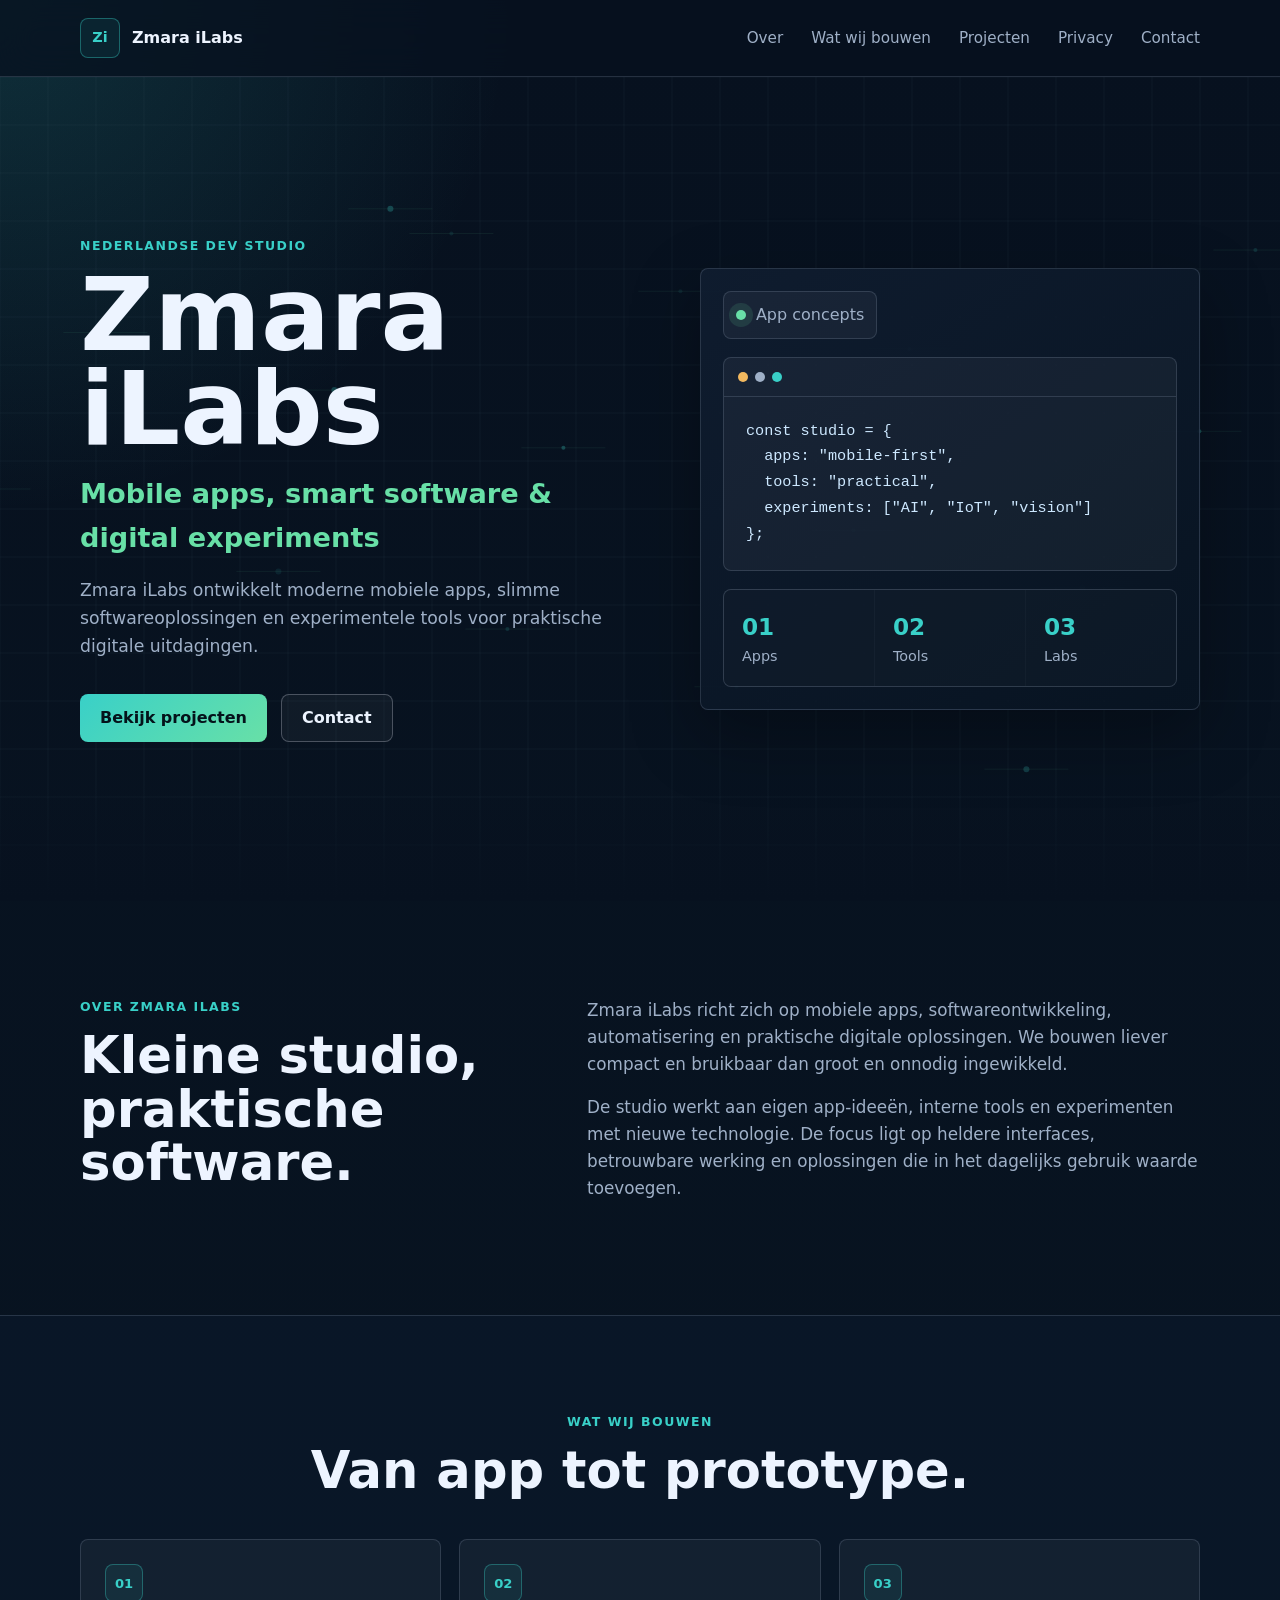
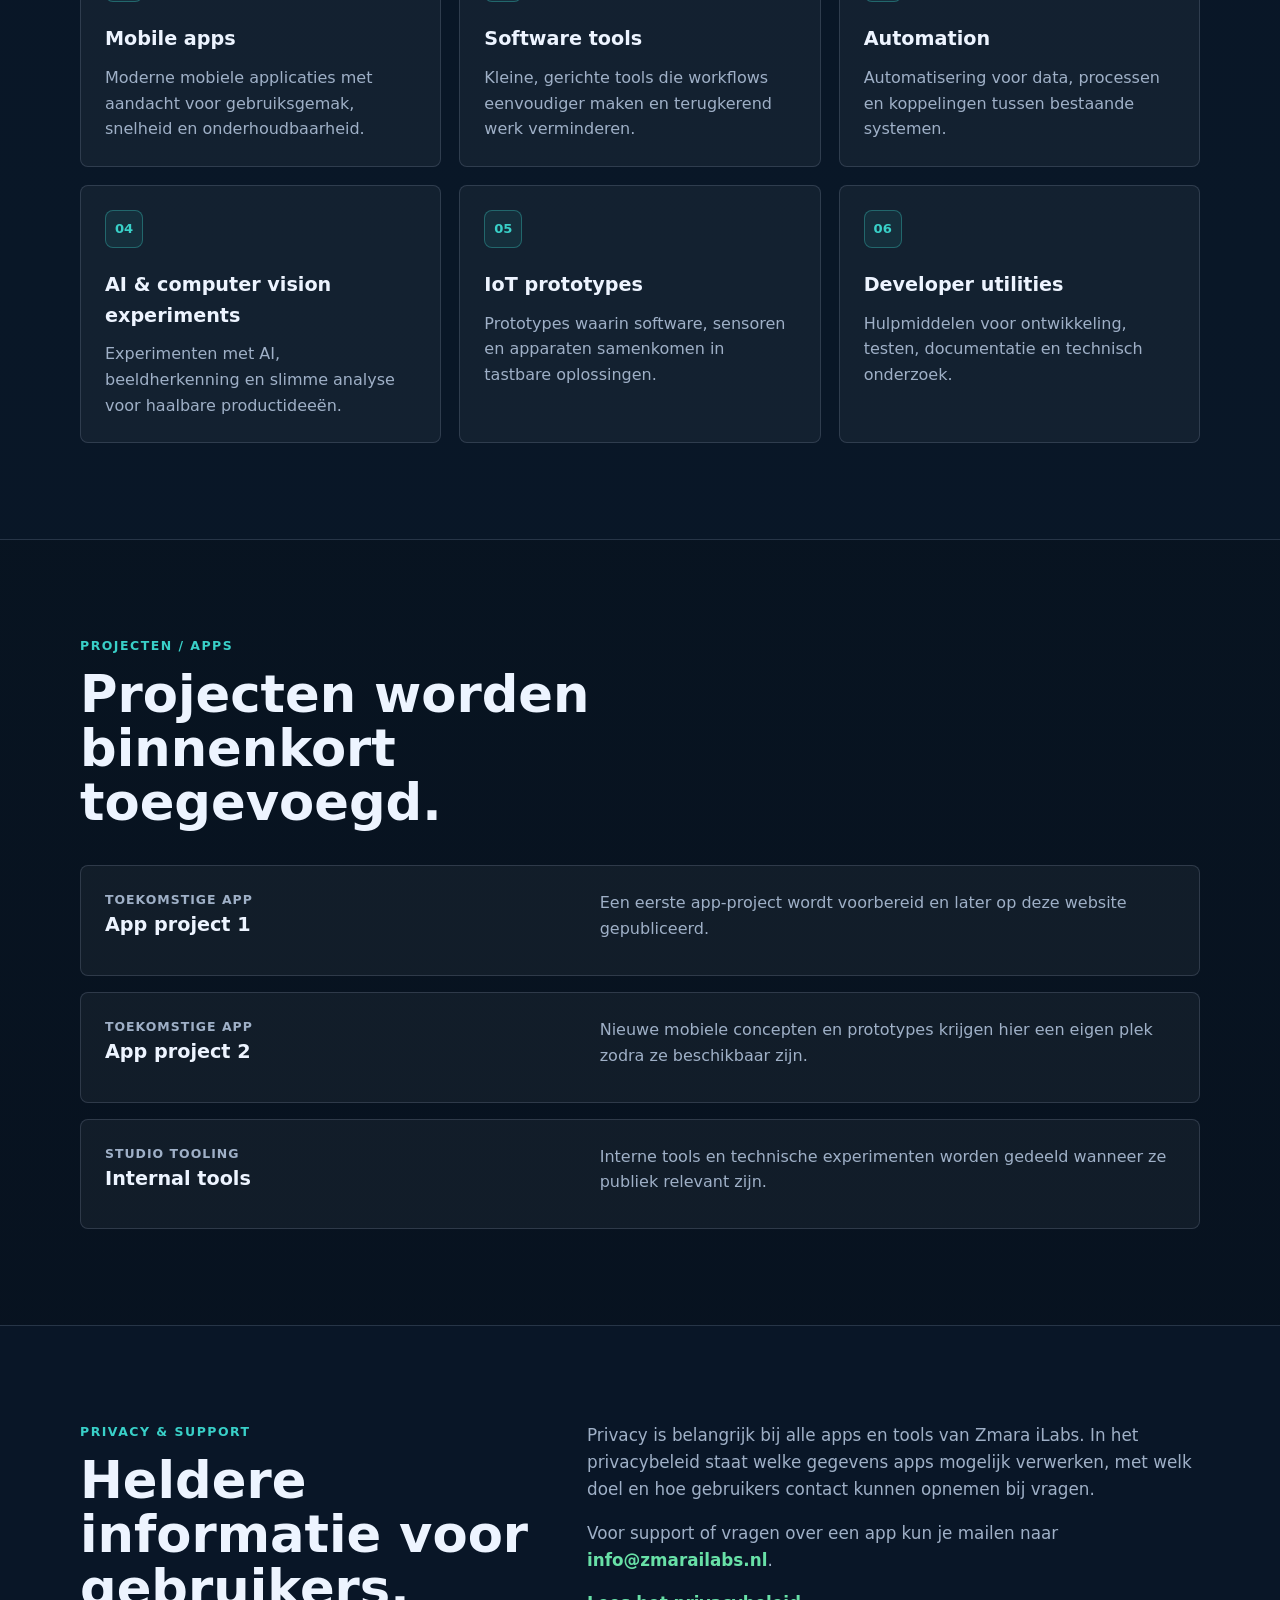
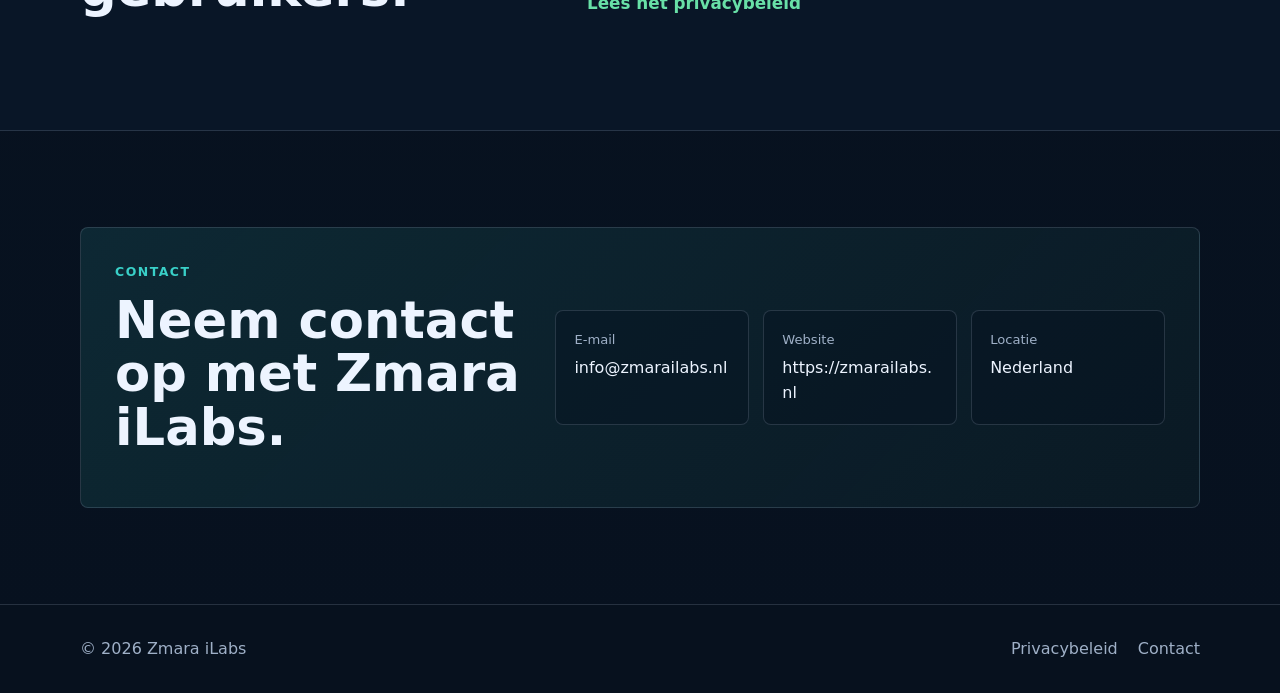
<file: index.html>
<!DOCTYPE html>
<html lang="nl">
  <head>
    <meta charset="UTF-8" />
    <meta name="viewport" content="width=device-width, initial-scale=1.0" />
    <meta
      name="description"
      content="Zmara iLabs ontwikkelt moderne mobiele apps, slimme softwareoplossingen en experimentele tools."
    />
    <meta name="theme-color" content="#07111f" />
    <title>Zmara iLabs | Mobile apps, smart software & digital experiments</title>
    <link rel="stylesheet" href="styles.css" />
  </head>
  <body>
    <header class="site-header">
      <nav class="nav container" aria-label="Hoofdnavigatie">
        <a class="brand" href="index.html" aria-label="Zmara iLabs home">
          <span class="brand-mark">Zi</span>
          <span>Zmara iLabs</span>
        </a>

        <button class="menu-toggle" type="button" aria-expanded="false" aria-controls="primary-menu">
          <span class="sr-only">Menu openen</span>
          <span></span>
          <span></span>
          <span></span>
        </button>

        <ul class="nav-links" id="primary-menu">
          <li><a href="#over">Over</a></li>
          <li><a href="#bouwen">Wat wij bouwen</a></li>
          <li><a href="#projecten">Projecten</a></li>
          <li><a href="#privacy-support">Privacy</a></li>
          <li><a href="#contact">Contact</a></li>
        </ul>
      </nav>
    </header>

    <main>
      <section class="hero section">
        <canvas class="hero-canvas" aria-hidden="true"></canvas>
        <div class="container hero-grid">
          <div class="hero-content reveal">
            <p class="eyebrow">Nederlandse dev studio</p>
            <h1>Zmara iLabs</h1>
            <p class="hero-subtitle">Mobile apps, smart software & digital experiments</p>
            <p class="hero-text">
              Zmara iLabs ontwikkelt moderne mobiele apps, slimme softwareoplossingen en
              experimentele tools voor praktische digitale uitdagingen.
            </p>
            <div class="hero-actions">
              <a class="button button-primary" href="#projecten">Bekijk projecten</a>
              <a class="button button-secondary" href="#contact">Contact</a>
            </div>
          </div>

          <div class="hero-panel reveal" aria-label="Zmara iLabs focusgebieden">
            <div class="orbit-card">
              <span class="status-dot"></span>
              <span>App concepts</span>
            </div>
            <div class="code-window">
              <div class="window-dots" aria-hidden="true">
                <span></span>
                <span></span>
                <span></span>
              </div>
              <pre><code>const studio = {
  apps: "mobile-first",
  tools: "practical",
  experiments: ["AI", "IoT", "vision"]
};</code></pre>
            </div>
            <div class="metric-row">
              <div>
                <strong>01</strong>
                <span>Apps</span>
              </div>
              <div>
                <strong>02</strong>
                <span>Tools</span>
              </div>
              <div>
                <strong>03</strong>
                <span>Labs</span>
              </div>
            </div>
          </div>
        </div>
      </section>

      <section class="section" id="over">
        <div class="container split">
          <div class="section-heading reveal">
            <p class="eyebrow">Over Zmara iLabs</p>
            <h2>Kleine studio, praktische software.</h2>
          </div>
          <div class="content-copy reveal">
            <p>
              Zmara iLabs richt zich op mobiele apps, softwareontwikkeling, automatisering
              en praktische digitale oplossingen. We bouwen liever compact en bruikbaar dan
              groot en onnodig ingewikkeld.
            </p>
            <p>
              De studio werkt aan eigen app-ideeën, interne tools en experimenten met nieuwe
              technologie. De focus ligt op heldere interfaces, betrouwbare werking en
              oplossingen die in het dagelijks gebruik waarde toevoegen.
            </p>
          </div>
        </div>
      </section>

      <section class="section section-muted" id="bouwen">
        <div class="container">
          <div class="section-heading center reveal">
            <p class="eyebrow">Wat wij bouwen</p>
            <h2>Van app tot prototype.</h2>
          </div>
          <div class="card-grid">
            <article class="feature-card reveal">
              <span class="card-icon">01</span>
              <h3>Mobile apps</h3>
              <p>Moderne mobiele applicaties met aandacht voor gebruiksgemak, snelheid en onderhoudbaarheid.</p>
            </article>
            <article class="feature-card reveal">
              <span class="card-icon">02</span>
              <h3>Software tools</h3>
              <p>Kleine, gerichte tools die workflows eenvoudiger maken en terugkerend werk verminderen.</p>
            </article>
            <article class="feature-card reveal">
              <span class="card-icon">03</span>
              <h3>Automation</h3>
              <p>Automatisering voor data, processen en koppelingen tussen bestaande systemen.</p>
            </article>
            <article class="feature-card reveal">
              <span class="card-icon">04</span>
              <h3>AI & computer vision experiments</h3>
              <p>Experimenten met AI, beeldherkenning en slimme analyse voor haalbare productideeën.</p>
            </article>
            <article class="feature-card reveal">
              <span class="card-icon">05</span>
              <h3>IoT prototypes</h3>
              <p>Prototypes waarin software, sensoren en apparaten samenkomen in tastbare oplossingen.</p>
            </article>
            <article class="feature-card reveal">
              <span class="card-icon">06</span>
              <h3>Developer utilities</h3>
              <p>Hulpmiddelen voor ontwikkeling, testen, documentatie en technisch onderzoek.</p>
            </article>
          </div>
        </div>
      </section>

      <section class="section" id="projecten">
        <div class="container">
          <div class="section-heading reveal">
            <p class="eyebrow">Projecten / Apps</p>
            <h2>Projecten worden binnenkort toegevoegd.</h2>
          </div>
          <div class="project-list">
            <article class="project-card reveal">
              <div>
                <p class="project-label">Toekomstige app</p>
                <h3>App project 1</h3>
              </div>
              <p>Een eerste app-project wordt voorbereid en later op deze website gepubliceerd.</p>
            </article>
            <article class="project-card reveal">
              <div>
                <p class="project-label">Toekomstige app</p>
                <h3>App project 2</h3>
              </div>
              <p>Nieuwe mobiele concepten en prototypes krijgen hier een eigen plek zodra ze beschikbaar zijn.</p>
            </article>
            <article class="project-card reveal">
              <div>
                <p class="project-label">Studio tooling</p>
                <h3>Internal tools</h3>
              </div>
              <p>Interne tools en technische experimenten worden gedeeld wanneer ze publiek relevant zijn.</p>
            </article>
          </div>
        </div>
      </section>

      <section class="section section-muted" id="privacy-support">
        <div class="container split">
          <div class="section-heading reveal">
            <p class="eyebrow">Privacy & support</p>
            <h2>Heldere informatie voor gebruikers.</h2>
          </div>
          <div class="content-copy reveal">
            <p>
              Privacy is belangrijk bij alle apps en tools van Zmara iLabs. In het privacybeleid
              staat welke gegevens apps mogelijk verwerken, met welk doel en hoe gebruikers contact
              kunnen opnemen bij vragen.
            </p>
            <p>
              Voor support of vragen over een app kun je mailen naar
              <a href="mailto:info@zmarailabs.nl">info@zmarailabs.nl</a>.
            </p>
            <a class="text-link" href="privacy.html">Lees het privacybeleid</a>
          </div>
        </div>
      </section>

      <section class="section" id="contact">
        <div class="container contact-panel reveal">
          <div>
            <p class="eyebrow">Contact</p>
            <h2>Neem contact op met Zmara iLabs.</h2>
          </div>
          <div class="contact-grid">
            <a href="mailto:info@zmarailabs.nl">
              <span>E-mail</span>
              info@zmarailabs.nl
            </a>
            <a href="https://zmarailabs.nl">
              <span>Website</span>
              https://zmarailabs.nl
            </a>
            <p>
              <span>Locatie</span>
              Nederland
            </p>
          </div>
        </div>
      </section>
    </main>

    <footer class="site-footer">
      <div class="container footer-inner">
        <p>&copy; <span id="current-year">2026</span> Zmara iLabs</p>
        <div class="footer-links">
          <a href="privacy.html">Privacybeleid</a>
          <a href="mailto:info@zmarailabs.nl">Contact</a>
        </div>
      </div>
    </footer>

    <script src="script.js"></script>
  </body>
</html>
</file>
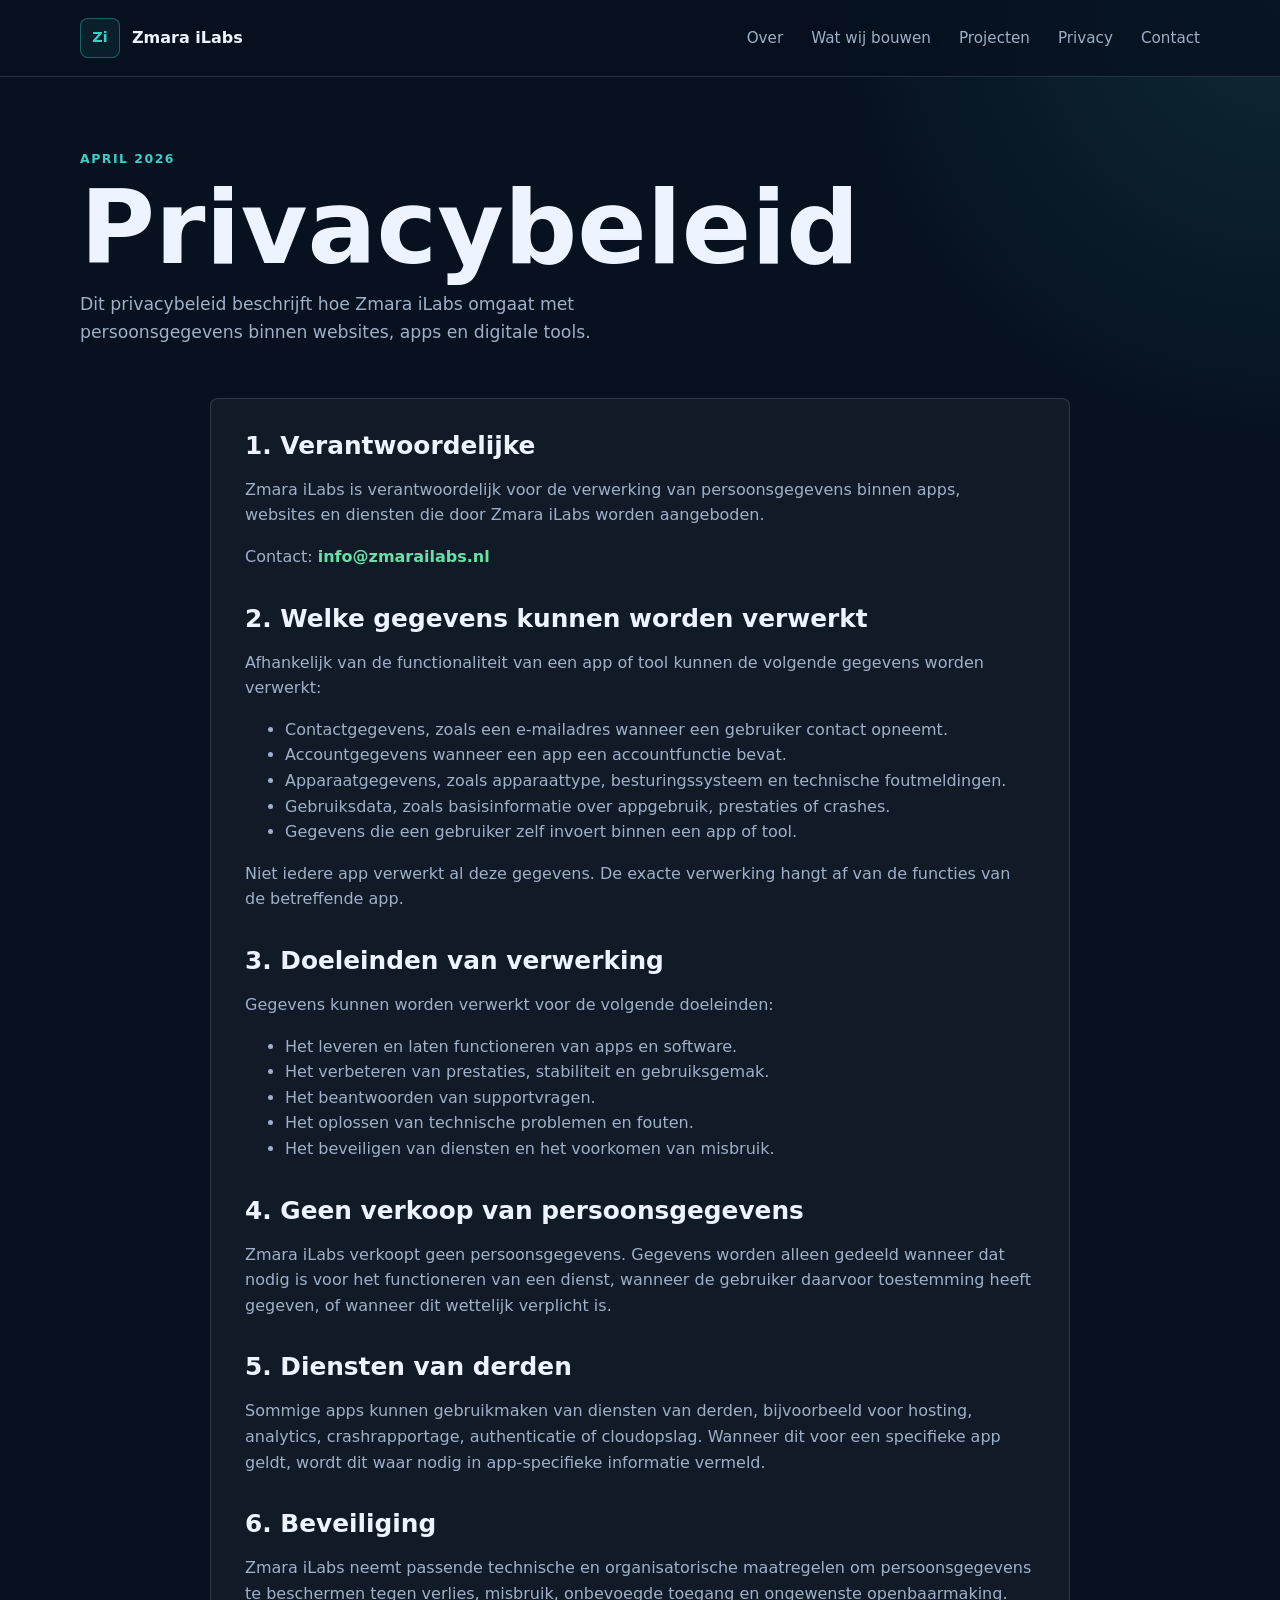
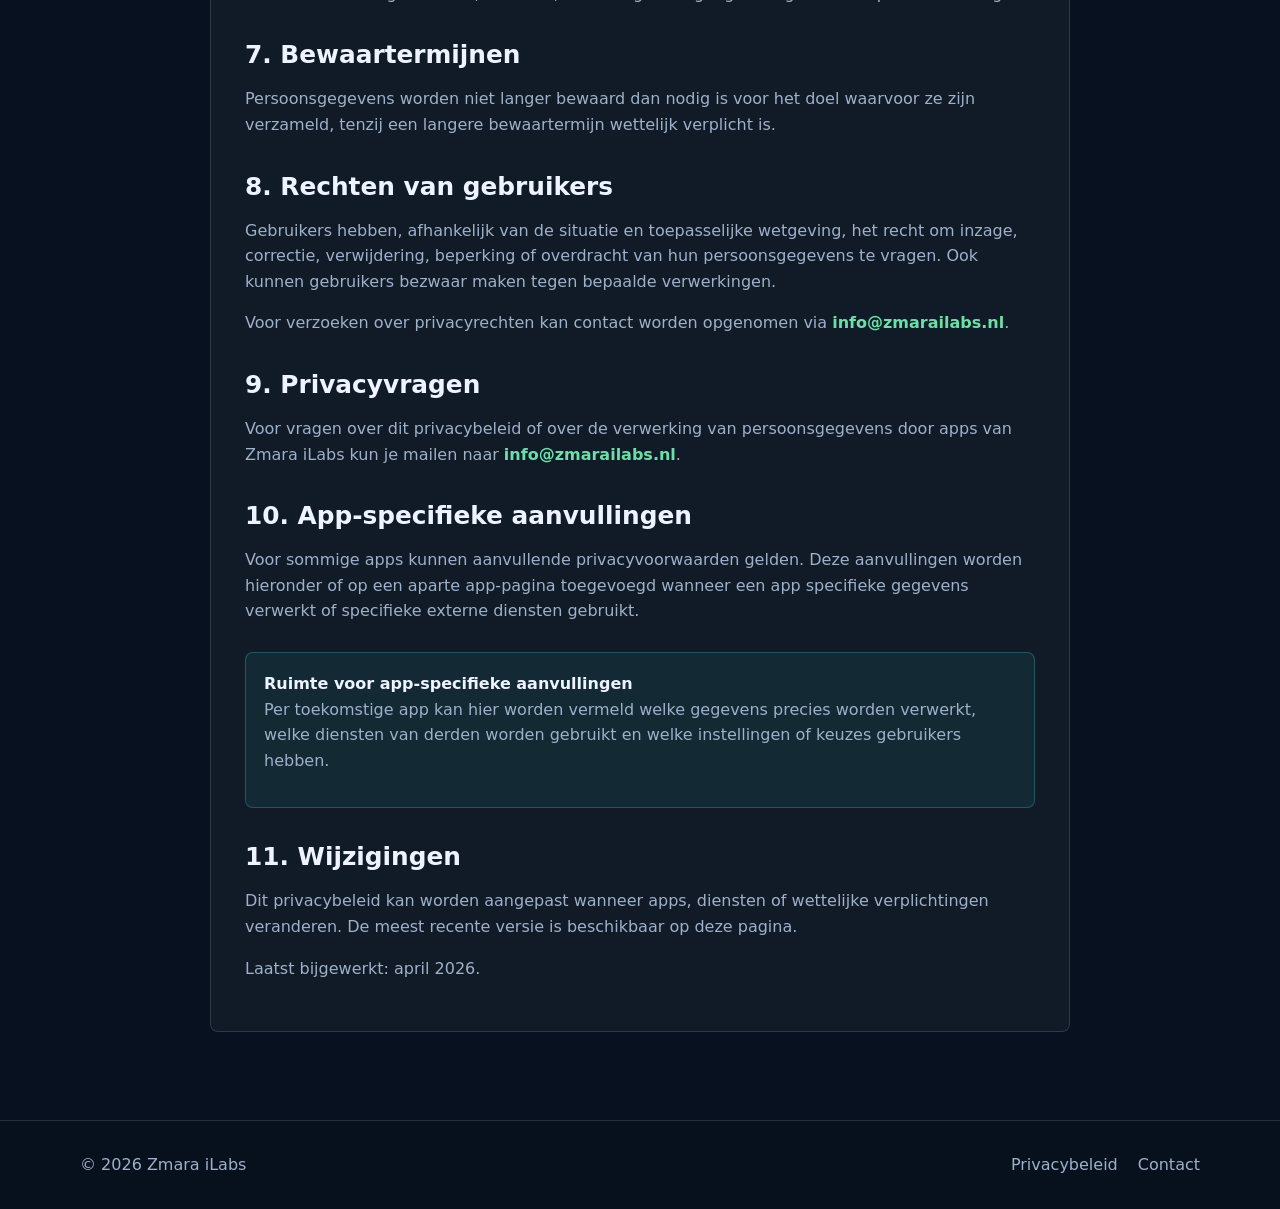
<file: privacy.html>
<!DOCTYPE html>
<html lang="nl">
  <head>
    <meta charset="UTF-8" />
    <meta name="viewport" content="width=device-width, initial-scale=1.0" />
    <meta
      name="description"
      content="Privacybeleid voor apps en diensten van Zmara iLabs."
    />
    <meta name="theme-color" content="#07111f" />
    <title>Privacybeleid | Zmara iLabs</title>
    <link rel="stylesheet" href="styles.css" />
  </head>
  <body class="policy-page">
    <header class="site-header">
      <nav class="nav container" aria-label="Hoofdnavigatie">
        <a class="brand" href="index.html" aria-label="Zmara iLabs home">
          <span class="brand-mark">Zi</span>
          <span>Zmara iLabs</span>
        </a>

        <button class="menu-toggle" type="button" aria-expanded="false" aria-controls="primary-menu">
          <span class="sr-only">Menu openen</span>
          <span></span>
          <span></span>
          <span></span>
        </button>

        <ul class="nav-links" id="primary-menu">
          <li><a href="index.html#over">Over</a></li>
          <li><a href="index.html#bouwen">Wat wij bouwen</a></li>
          <li><a href="index.html#projecten">Projecten</a></li>
          <li><a href="privacy.html">Privacy</a></li>
          <li><a href="index.html#contact">Contact</a></li>
        </ul>
      </nav>
    </header>

    <main>
      <section class="policy-hero">
        <div class="container">
          <p class="eyebrow">April 2026</p>
          <h1>Privacybeleid</h1>
          <p class="hero-text">
            Dit privacybeleid beschrijft hoe Zmara iLabs omgaat met persoonsgegevens
            binnen websites, apps en digitale tools.
          </p>
        </div>
      </section>

      <section class="policy-content container">
        <article class="policy-card">
          <h2>1. Verantwoordelijke</h2>
          <p>
            Zmara iLabs is verantwoordelijk voor de verwerking van persoonsgegevens
            binnen apps, websites en diensten die door Zmara iLabs worden aangeboden.
          </p>
          <p>
            Contact: <a href="mailto:info@zmarailabs.nl">info@zmarailabs.nl</a>
          </p>

          <h2>2. Welke gegevens kunnen worden verwerkt</h2>
          <p>
            Afhankelijk van de functionaliteit van een app of tool kunnen de volgende
            gegevens worden verwerkt:
          </p>
          <ul>
            <li>Contactgegevens, zoals een e-mailadres wanneer een gebruiker contact opneemt.</li>
            <li>Accountgegevens wanneer een app een accountfunctie bevat.</li>
            <li>Apparaatgegevens, zoals apparaattype, besturingssysteem en technische foutmeldingen.</li>
            <li>Gebruiksdata, zoals basisinformatie over appgebruik, prestaties of crashes.</li>
            <li>Gegevens die een gebruiker zelf invoert binnen een app of tool.</li>
          </ul>
          <p>
            Niet iedere app verwerkt al deze gegevens. De exacte verwerking hangt af van
            de functies van de betreffende app.
          </p>

          <h2>3. Doeleinden van verwerking</h2>
          <p>Gegevens kunnen worden verwerkt voor de volgende doeleinden:</p>
          <ul>
            <li>Het leveren en laten functioneren van apps en software.</li>
            <li>Het verbeteren van prestaties, stabiliteit en gebruiksgemak.</li>
            <li>Het beantwoorden van supportvragen.</li>
            <li>Het oplossen van technische problemen en fouten.</li>
            <li>Het beveiligen van diensten en het voorkomen van misbruik.</li>
          </ul>

          <h2>4. Geen verkoop van persoonsgegevens</h2>
          <p>
            Zmara iLabs verkoopt geen persoonsgegevens. Gegevens worden alleen gedeeld
            wanneer dat nodig is voor het functioneren van een dienst, wanneer de gebruiker
            daarvoor toestemming heeft gegeven, of wanneer dit wettelijk verplicht is.
          </p>

          <h2>5. Diensten van derden</h2>
          <p>
            Sommige apps kunnen gebruikmaken van diensten van derden, bijvoorbeeld voor
            hosting, analytics, crashrapportage, authenticatie of cloudopslag. Wanneer dit
            voor een specifieke app geldt, wordt dit waar nodig in app-specifieke informatie
            vermeld.
          </p>

          <h2>6. Beveiliging</h2>
          <p>
            Zmara iLabs neemt passende technische en organisatorische maatregelen om
            persoonsgegevens te beschermen tegen verlies, misbruik, onbevoegde toegang en
            ongewenste openbaarmaking.
          </p>

          <h2>7. Bewaartermijnen</h2>
          <p>
            Persoonsgegevens worden niet langer bewaard dan nodig is voor het doel waarvoor
            ze zijn verzameld, tenzij een langere bewaartermijn wettelijk verplicht is.
          </p>

          <h2>8. Rechten van gebruikers</h2>
          <p>
            Gebruikers hebben, afhankelijk van de situatie en toepasselijke wetgeving, het
            recht om inzage, correctie, verwijdering, beperking of overdracht van hun
            persoonsgegevens te vragen. Ook kunnen gebruikers bezwaar maken tegen bepaalde
            verwerkingen.
          </p>
          <p>
            Voor verzoeken over privacyrechten kan contact worden opgenomen via
            <a href="mailto:info@zmarailabs.nl">info@zmarailabs.nl</a>.
          </p>

          <h2>9. Privacyvragen</h2>
          <p>
            Voor vragen over dit privacybeleid of over de verwerking van persoonsgegevens
            door apps van Zmara iLabs kun je mailen naar
            <a href="mailto:info@zmarailabs.nl">info@zmarailabs.nl</a>.
          </p>

          <h2>10. App-specifieke aanvullingen</h2>
          <p>
            Voor sommige apps kunnen aanvullende privacyvoorwaarden gelden. Deze aanvullingen
            worden hieronder of op een aparte app-pagina toegevoegd wanneer een app specifieke
            gegevens verwerkt of specifieke externe diensten gebruikt.
          </p>
          <div class="app-note">
            <strong>Ruimte voor app-specifieke aanvullingen</strong>
            <p>
              Per toekomstige app kan hier worden vermeld welke gegevens precies worden
              verwerkt, welke diensten van derden worden gebruikt en welke instellingen of
              keuzes gebruikers hebben.
            </p>
          </div>

          <h2>11. Wijzigingen</h2>
          <p>
            Dit privacybeleid kan worden aangepast wanneer apps, diensten of wettelijke
            verplichtingen veranderen. De meest recente versie is beschikbaar op deze pagina.
          </p>
          <p>Laatst bijgewerkt: april 2026.</p>
        </article>
      </section>
    </main>

    <footer class="site-footer">
      <div class="container footer-inner">
        <p>&copy; <span id="current-year">2026</span> Zmara iLabs</p>
        <div class="footer-links">
          <a href="privacy.html">Privacybeleid</a>
          <a href="mailto:info@zmarailabs.nl">Contact</a>
        </div>
      </div>
    </footer>

    <script src="script.js"></script>
  </body>
</html>
</file>
<file: styles.css>
:root {
  --bg: #07111f;
  --bg-soft: #0b182a;
  --surface: #101d30;
  --surface-strong: #13253d;
  --text: #edf4ff;
  --muted: #9fb0c7;
  --line: rgba(159, 176, 199, 0.2);
  --accent: #39d0c8;
  --accent-strong: #68e0a7;
  --warning: #f3b95f;
  --shadow: 0 24px 70px rgba(0, 0, 0, 0.3);
  --radius: 8px;
  --container: 1120px;
}

* {
  box-sizing: border-box;
}

html {
  scroll-behavior: smooth;
}

body {
  margin: 0;
  min-height: 100vh;
  color: var(--text);
  background:
    radial-gradient(circle at top left, rgba(57, 208, 200, 0.16), transparent 32rem),
    linear-gradient(180deg, #07111f 0%, #081421 48%, #07111f 100%);
  font-family:
    Inter, ui-sans-serif, system-ui, -apple-system, BlinkMacSystemFont, "Segoe UI", sans-serif;
  line-height: 1.6;
}

body.menu-open {
  overflow: hidden;
}

a {
  color: inherit;
  text-decoration: none;
}

p,
h1,
h2,
h3 {
  margin-top: 0;
}

img {
  max-width: 100%;
}

.container {
  width: min(100% - 40px, var(--container));
  margin-inline: auto;
}

.sr-only {
  position: absolute;
  width: 1px;
  height: 1px;
  padding: 0;
  margin: -1px;
  overflow: hidden;
  clip: rect(0, 0, 0, 0);
  white-space: nowrap;
  border: 0;
}

.site-header {
  position: sticky;
  top: 0;
  z-index: 50;
  border-bottom: 1px solid var(--line);
  background: rgba(7, 17, 31, 0.78);
  backdrop-filter: blur(18px);
}

.nav {
  display: flex;
  align-items: center;
  justify-content: space-between;
  min-height: 76px;
}

.brand {
  display: inline-flex;
  align-items: center;
  gap: 12px;
  font-weight: 800;
  letter-spacing: 0;
}

.brand-mark {
  display: grid;
  width: 40px;
  height: 40px;
  place-items: center;
  border: 1px solid rgba(57, 208, 200, 0.38);
  border-radius: 8px;
  color: var(--accent);
  background: rgba(57, 208, 200, 0.08);
  font-size: 0.9rem;
}

.nav-links {
  display: flex;
  align-items: center;
  gap: 28px;
  margin: 0;
  padding: 0;
  list-style: none;
  color: var(--muted);
  font-size: 0.95rem;
}

.nav-links a {
  transition: color 180ms ease;
}

.nav-links a:hover,
.nav-links a:focus-visible {
  color: var(--text);
}

.menu-toggle {
  display: none;
  width: 42px;
  height: 42px;
  padding: 10px;
  border: 1px solid var(--line);
  border-radius: 8px;
  background: rgba(255, 255, 255, 0.03);
  cursor: pointer;
}

.menu-toggle span:not(.sr-only) {
  display: block;
  height: 2px;
  margin: 5px 0;
  background: var(--text);
  transition: transform 180ms ease, opacity 180ms ease;
}

.section {
  padding: 96px 0;
}

.section-muted {
  background: rgba(11, 24, 42, 0.72);
  border-block: 1px solid var(--line);
}

.hero {
  position: relative;
  min-height: calc(100vh - 76px);
  display: flex;
  align-items: center;
  padding: 88px 0;
  overflow: hidden;
}

.hero::after {
  content: "";
  position: absolute;
  inset: auto 0 0;
  height: 120px;
  background: linear-gradient(180deg, transparent, var(--bg));
  pointer-events: none;
}

.hero-canvas {
  position: absolute;
  inset: 0;
  width: 100%;
  height: 100%;
  opacity: 0.42;
}

.hero-grid {
  position: relative;
  z-index: 1;
}

.hero-grid {
  display: grid;
  grid-template-columns: minmax(0, 1.06fr) minmax(320px, 0.94fr);
  gap: 56px;
  align-items: center;
}

.eyebrow {
  margin-bottom: 12px;
  color: var(--accent);
  font-size: 0.78rem;
  font-weight: 800;
  letter-spacing: 0.12em;
  text-transform: uppercase;
}

h1 {
  margin-bottom: 16px;
  font-size: clamp(3.2rem, 8vw, 6.8rem);
  line-height: 0.92;
  letter-spacing: 0;
}

h2 {
  margin-bottom: 18px;
  font-size: clamp(2rem, 4vw, 3.3rem);
  line-height: 1.05;
  letter-spacing: 0;
}

h3 {
  margin-bottom: 10px;
  font-size: 1.2rem;
}

.hero-subtitle {
  margin-bottom: 18px;
  color: var(--accent-strong);
  font-size: clamp(1.2rem, 2.3vw, 1.7rem);
  font-weight: 700;
}

.hero-text {
  max-width: 650px;
  color: var(--muted);
  font-size: 1.08rem;
}

.hero-actions {
  display: flex;
  flex-wrap: wrap;
  gap: 14px;
  margin-top: 34px;
}

.button {
  display: inline-flex;
  align-items: center;
  justify-content: center;
  min-height: 48px;
  padding: 0 20px;
  border-radius: 8px;
  font-weight: 800;
  transition: transform 180ms ease, border-color 180ms ease, background 180ms ease;
}

.button:hover,
.button:focus-visible {
  transform: translateY(-2px);
}

.button-primary {
  color: #04121a;
  background: linear-gradient(135deg, var(--accent), var(--accent-strong));
}

.button-secondary {
  border: 1px solid rgba(237, 244, 255, 0.26);
  color: var(--text);
  background: rgba(255, 255, 255, 0.04);
}

.hero-panel {
  position: relative;
  padding: 22px;
  border: 1px solid var(--line);
  border-radius: var(--radius);
  background:
    linear-gradient(145deg, rgba(16, 29, 48, 0.92), rgba(8, 20, 34, 0.92)),
    repeating-linear-gradient(90deg, transparent 0 39px, rgba(255, 255, 255, 0.03) 40px);
  box-shadow: var(--shadow);
}

.orbit-card,
.code-window,
.metric-row {
  border: 1px solid var(--line);
  border-radius: var(--radius);
  background: rgba(255, 255, 255, 0.045);
}

.orbit-card {
  display: inline-flex;
  align-items: center;
  gap: 10px;
  margin-bottom: 18px;
  padding: 10px 12px;
  color: var(--muted);
}

.status-dot {
  width: 10px;
  height: 10px;
  border-radius: 999px;
  background: var(--accent-strong);
  box-shadow: 0 0 0 7px rgba(104, 224, 167, 0.12);
}

.code-window {
  overflow: hidden;
}

.window-dots {
  display: flex;
  gap: 7px;
  padding: 14px;
  border-bottom: 1px solid var(--line);
}

.window-dots span {
  width: 10px;
  height: 10px;
  border-radius: 999px;
  background: var(--muted);
}

.window-dots span:first-child {
  background: var(--warning);
}

.window-dots span:last-child {
  background: var(--accent);
}

pre {
  margin: 0;
  padding: 22px;
  overflow-x: auto;
  color: #cde8ff;
  font: 0.95rem/1.7 "SFMono-Regular", Consolas, "Liberation Mono", monospace;
}

.metric-row {
  display: grid;
  grid-template-columns: repeat(3, 1fr);
  gap: 1px;
  margin-top: 18px;
  overflow: hidden;
}

.metric-row div {
  padding: 18px;
  background: rgba(7, 17, 31, 0.42);
}

.metric-row strong,
.metric-row span {
  display: block;
}

.metric-row strong {
  color: var(--accent);
  font-size: 1.45rem;
}

.metric-row span {
  color: var(--muted);
  font-size: 0.9rem;
}

.split {
  display: grid;
  grid-template-columns: minmax(0, 0.85fr) minmax(0, 1.15fr);
  gap: 54px;
  align-items: start;
}

.section-heading {
  max-width: 680px;
}

.section-heading.center {
  margin-inline: auto;
  text-align: center;
}

.content-copy {
  color: var(--muted);
  font-size: 1.05rem;
}

.content-copy a,
.text-link {
  color: var(--accent-strong);
  font-weight: 800;
}

.card-grid {
  display: grid;
  grid-template-columns: repeat(3, minmax(0, 1fr));
  gap: 18px;
  margin-top: 42px;
}

.feature-card,
.project-card {
  border: 1px solid var(--line);
  border-radius: var(--radius);
  background: rgba(255, 255, 255, 0.045);
  transition: transform 180ms ease, border-color 180ms ease, background 180ms ease;
}

.feature-card:hover,
.project-card:hover {
  transform: translateY(-4px);
  border-color: rgba(57, 208, 200, 0.45);
  background: rgba(255, 255, 255, 0.065);
}

.feature-card {
  padding: 24px;
}

.feature-card p,
.project-card p {
  margin-bottom: 0;
  color: var(--muted);
}

.card-icon {
  display: inline-grid;
  width: 38px;
  height: 38px;
  place-items: center;
  margin-bottom: 22px;
  border: 1px solid rgba(57, 208, 200, 0.35);
  border-radius: 8px;
  color: var(--accent);
  font-size: 0.82rem;
  font-weight: 800;
  background: rgba(57, 208, 200, 0.08);
}

.project-list {
  display: grid;
  gap: 16px;
  margin-top: 36px;
}

.project-card {
  display: grid;
  grid-template-columns: minmax(220px, 0.45fr) minmax(0, 0.55fr);
  gap: 24px;
  padding: 24px;
}

.project-label {
  margin-bottom: 4px;
  color: var(--accent);
  font-size: 0.78rem;
  font-weight: 800;
  letter-spacing: 0.08em;
  text-transform: uppercase;
}

.contact-panel {
  display: grid;
  grid-template-columns: minmax(0, 0.8fr) minmax(0, 1.2fr);
  gap: 34px;
  align-items: center;
  padding: 34px;
  border: 1px solid var(--line);
  border-radius: var(--radius);
  background: linear-gradient(135deg, rgba(57, 208, 200, 0.12), rgba(104, 224, 167, 0.04));
}

.contact-grid {
  display: grid;
  grid-template-columns: repeat(3, 1fr);
  gap: 14px;
}

.contact-grid a,
.contact-grid p {
  min-width: 0;
  margin: 0;
  padding: 18px;
  border: 1px solid var(--line);
  border-radius: var(--radius);
  background: rgba(7, 17, 31, 0.42);
  overflow-wrap: anywhere;
}

.contact-grid span {
  display: block;
  margin-bottom: 5px;
  color: var(--muted);
  font-size: 0.82rem;
}

.site-footer {
  border-top: 1px solid var(--line);
  background: rgba(7, 17, 31, 0.9);
}

.footer-inner {
  display: flex;
  align-items: center;
  justify-content: space-between;
  gap: 20px;
  min-height: 88px;
  color: var(--muted);
}

.footer-inner p {
  margin: 0;
}

.footer-links {
  display: flex;
  gap: 20px;
}

.footer-links a:hover,
.footer-links a:focus-visible {
  color: var(--text);
}

.policy-page {
  background:
    radial-gradient(circle at top right, rgba(57, 208, 200, 0.13), transparent 28rem),
    var(--bg);
}

.policy-hero {
  padding: 72px 0 34px;
}

.policy-content {
  max-width: 860px;
  padding-bottom: 88px;
}

.policy-card {
  padding: 34px;
  border: 1px solid var(--line);
  border-radius: var(--radius);
  background: rgba(255, 255, 255, 0.045);
}

.policy-card h2 {
  margin-top: 36px;
  font-size: 1.55rem;
}

.policy-card h2:first-child {
  margin-top: 0;
}

.policy-card p,
.policy-card li {
  color: var(--muted);
}

.policy-card a {
  color: var(--accent-strong);
  font-weight: 800;
}

.app-note {
  margin-top: 28px;
  padding: 18px;
  border: 1px solid rgba(57, 208, 200, 0.28);
  border-radius: var(--radius);
  background: rgba(57, 208, 200, 0.08);
}

.reveal {
  opacity: 0;
  transform: translateY(16px);
  transition: opacity 600ms ease, transform 600ms ease;
}

.reveal.is-visible {
  opacity: 1;
  transform: translateY(0);
}

@media (prefers-reduced-motion: reduce) {
  *,
  *::before,
  *::after {
    scroll-behavior: auto !important;
    transition-duration: 0.01ms !important;
    animation-duration: 0.01ms !important;
  }

  .reveal {
    opacity: 1;
    transform: none;
  }
}

@media (max-width: 920px) {
  .hero-grid,
  .split,
  .contact-panel {
    grid-template-columns: 1fr;
  }

  .card-grid,
  .contact-grid {
    grid-template-columns: repeat(2, 1fr);
  }

  .hero {
    min-height: auto;
  }
}

@media (max-width: 720px) {
  .container {
    width: min(100% - 28px, var(--container));
  }

  .menu-toggle {
    display: block;
  }

  .menu-open .menu-toggle span:nth-child(2) {
    transform: translateY(7px) rotate(45deg);
  }

  .menu-open .menu-toggle span:nth-child(3) {
    opacity: 0;
  }

  .menu-open .menu-toggle span:nth-child(4) {
    transform: translateY(-7px) rotate(-45deg);
  }

  .nav-links {
    position: fixed;
    inset: 76px 0 auto 0;
    display: grid;
    gap: 0;
    padding: 14px;
    border-bottom: 1px solid var(--line);
    background: rgba(7, 17, 31, 0.96);
    transform: translateY(-120%);
    transition: transform 220ms ease;
  }

  .menu-open .nav-links {
    transform: translateY(0);
  }

  .nav-links a {
    display: block;
    padding: 14px;
  }

  .section {
    padding: 68px 0;
  }

  .hero {
    padding: 58px 0 72px;
  }

  .hero-actions,
  .footer-inner {
    align-items: stretch;
    flex-direction: column;
  }

  .button {
    width: 100%;
  }

  .card-grid,
  .contact-grid,
  .project-card,
  .metric-row {
    grid-template-columns: 1fr;
  }

  .hero-panel,
  .contact-panel,
  .policy-card {
    padding: 20px;
  }

  pre {
    font-size: 0.82rem;
  }
}
</file>
